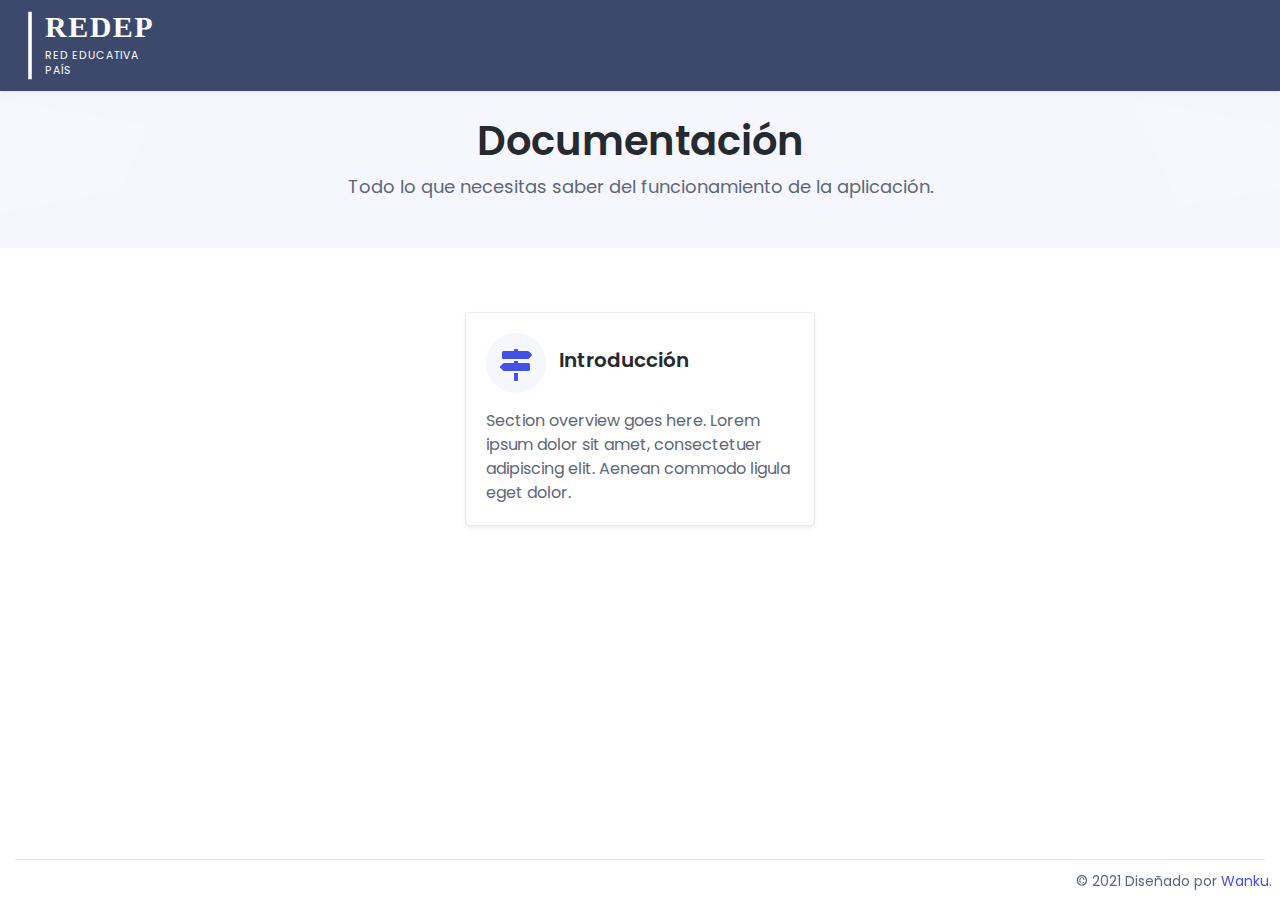
<file: REDEP/index.html>
<!DOCTYPE html>
<html lang="en">
<head>
    <title>REDEP - Documentacion</title>
    <meta charset="utf-8">
    <meta http-equiv="X-UA-Compatible" content="IE=edge">
    <meta name="viewport" content="width=device-width, initial-scale=1.0">   
    <link rel="shortcut icon" href="favicon.ico">     
    <!-- Google Fonts -->
    <link href="https://fonts.googleapis.com/css?family=Poppins:300,400,500,600,700&amp;display=swap" rel="stylesheet">
    <link rel="stylesheet" type="text/css" href="https://fonts.googleapis.com/css?family=Material+Icons" media="screen"/>
    <!-- Theme CSS -->  
    <link id="theme-style" rel="stylesheet" href="css/theme.css">
</head> 
<style>
	.theme-bg-redep{
		background-color:#3C496D;	}
</style>
<body>    
    <header class="header fixed-top">	    
        <div class="branding">
            <div class="container-fluid position-relative theme-bg-redep">
				<nav class="navbar navbar-expand-lg" >
                    <div style="width:150px"> 
                    	<a href="https://www.wanku.cl/redep">
							<svg focusable="false" viewBox="0 0 200 100">	
								<rect x="0" y="0" width="100%" height="100%" fill="#3C496D"/>
								<line x1="10%" y1="5%" x2="10%" y2="95%" stroke="white" stroke-width ="3%" />
								<text x="20%" y="38%" fill="white" style="letter-spacing:2px;font-size:2.5em;font-weight: 600;font-family: Bodoni MT;">REDEP</text>	
								<text x="20%" y="68%" fill="white" style="letter-spacing:1px;font-size:.9em;">RED EDUCATIVA</text>
								<text x="20%" y="88%" fill="white" style="letter-spacing:1px;font-size:.9em;">PAÍS</text>
							</svg>
						</a>
					</div>
				</nav>
            </div><!--//container-->
        </div><!--//branding-->
    </header><!--//header-->
    
    
    <div class="page-header theme-bg-light py-5 text-center position-relative">
	    <div class="theme-bg-shapes-right"></div>
	    <div class="theme-bg-shapes-left"></div>
	    <div class="container">
		    <h1 class="page-heading single-col-max mx-auto">Documentación</h1>
		    <div class="page-intro single-col-max mx-auto">Todo lo que necesitas saber del funcionamiento de la aplicación.</div>
	    </div>
    </div><!--//page-header-->
    <div class="page-content">
	    <div class="container">
		    <div class="docs-overview py-5">
			    <div class="row justify-content-center">
				    <div class="col-12 col-lg-4 py-3">
					    <div class="card shadow-sm">
						    <div class="card-body">
							    <h5 class="card-title mb-3">
								    <span class="theme-icon-holder card-icon-holder mr-2">
								    	<!-- icono dentro de circulo -->
								    	<div class="mx-auto" style="width:32px" >
								    		<svg focusable="false" viewBox="0 0 512 512"><path fill="currentColor" d="M507 84L464 41c-6-6-14-9-22-9H288V16c0-8-7-16-16-16h-32c-8 0-16 7-16 16v16H56c-13 0-24 10-24 24v80c0 13 10 24 24 24h385c8 0 16-3 22-9l43-43c6-6 6-16 0-22zM224 496c0 8 7 16 16 16h32c8 0 16-7.16 16-16V384h-64v112zm232-272H288v-32h-64v32H70c-8 0-16 3.37-22 9.37L4 276c-6 6-6 16 0 22L48 342c6 6 14 9 22 9H456c13 0 24-10 24-24v-80c0-13-10-24-24-24z"></path>
								    		</svg>
								    	</div>								        
							        </span><!--//card-icon-holder-->
							        <span class="card-title-text">Introducción</span>
							    </h5>
							    <div class="card-text">
								    Section overview goes here. Lorem ipsum dolor sit amet, consectetuer adipiscing elit. Aenean commodo ligula eget dolor.
							    </div>
							    <!-- href="documentacion.html#section-1 -->
							    <a class="card-link-mask" href="documentacion.html"></a>
						    </div><!--//card-body-->
					    </div><!--//card-->
				    </div><!--//col-->				    
			    </div><!--//row-->
		    </div><!--//container-->
		</div><!--//container-->
    </div><!--//page-content-->   
    
    <footer class="footer">
	    <div class="container py-5 mb-3">
		    <div class="row">
		    	<div class="container-fluid fixed-bottom pb-4">
		    	<hr>
    			</div>
		    	<div class="copyright text-right fixed-bottom pb-2 pr-2">&copy;
					2021 Diseñado por <a href="https://www.wanku.cl" target="_blank">Wanku.</a>
				</div>
		    </div><!--//row-->
	    </div><!--//container-->
    </footer>       
    <!-- Javascript -->          
    <script src="js/jquery-3.4.1.min.js"></script>
    <script src="js/popper.min.js"></script>
    <script src="js/bootstrap.min.js"></script>  

</body>
</html>
</file>
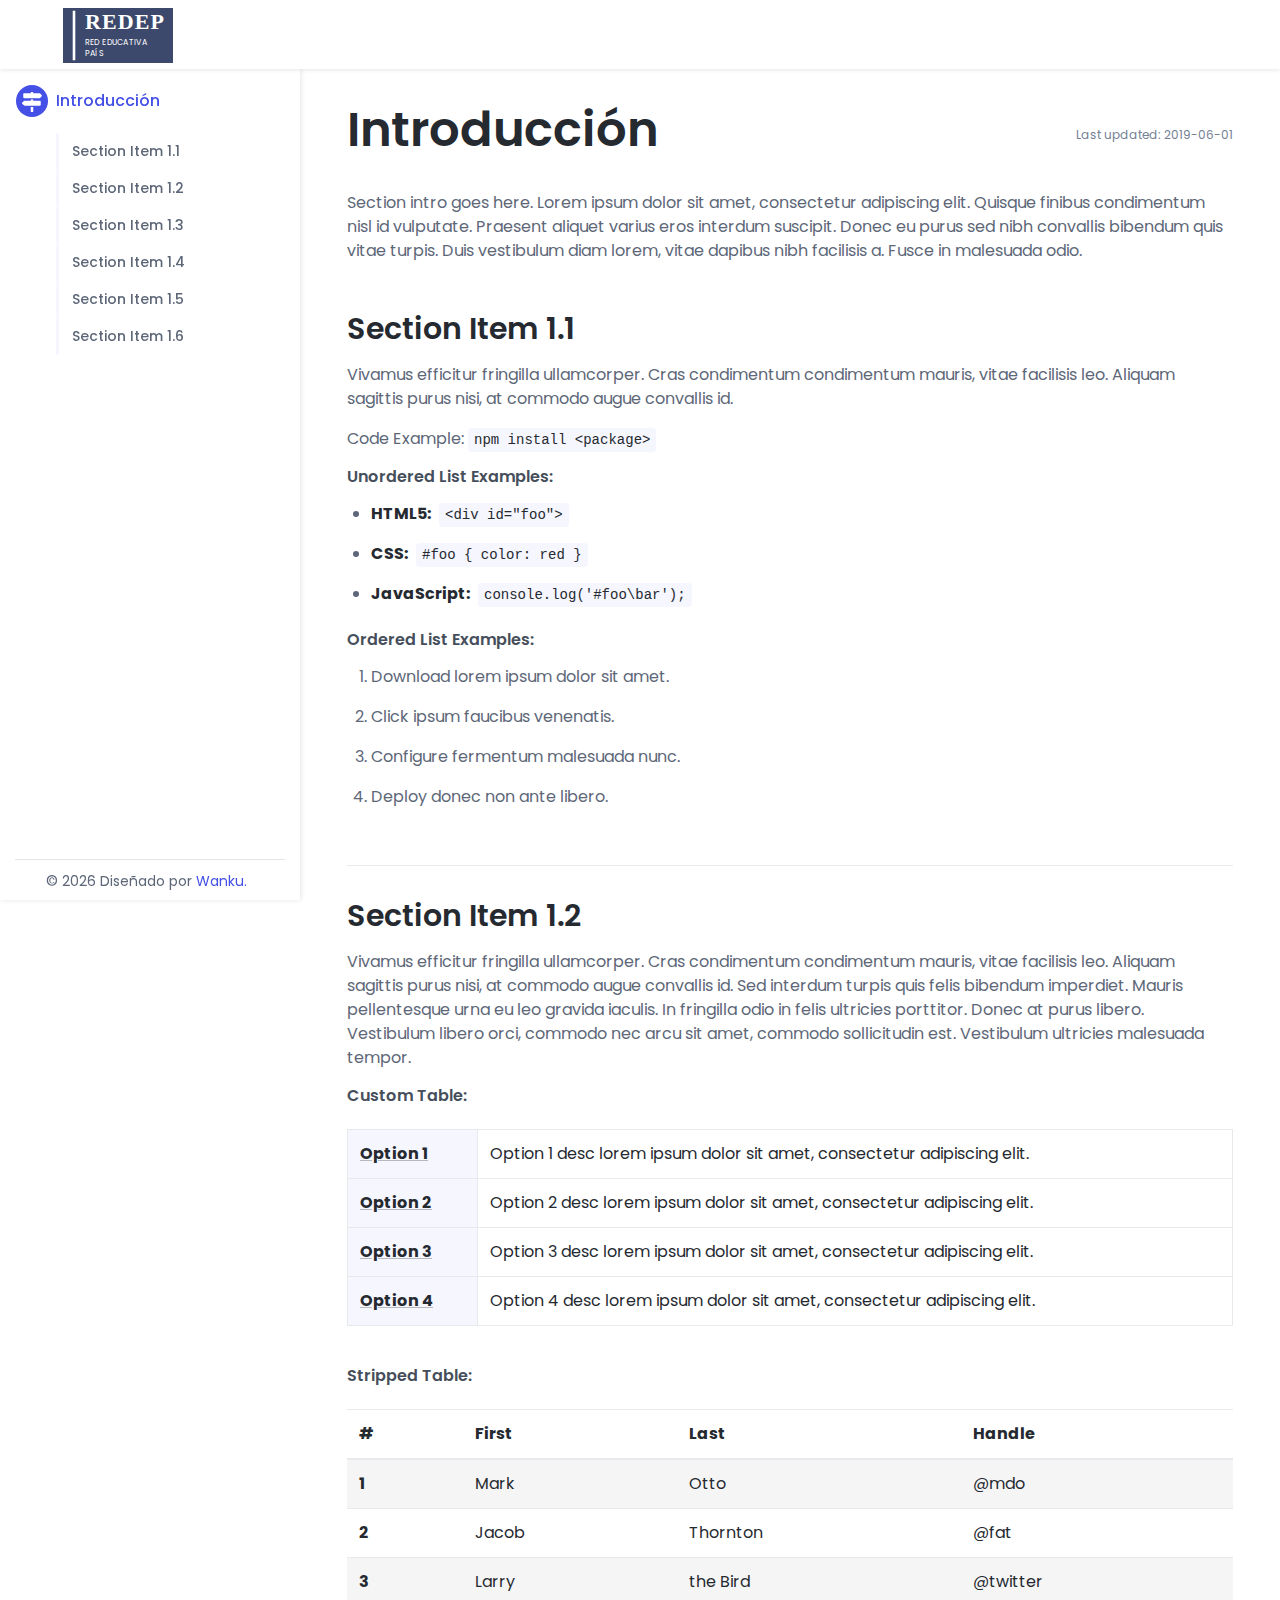
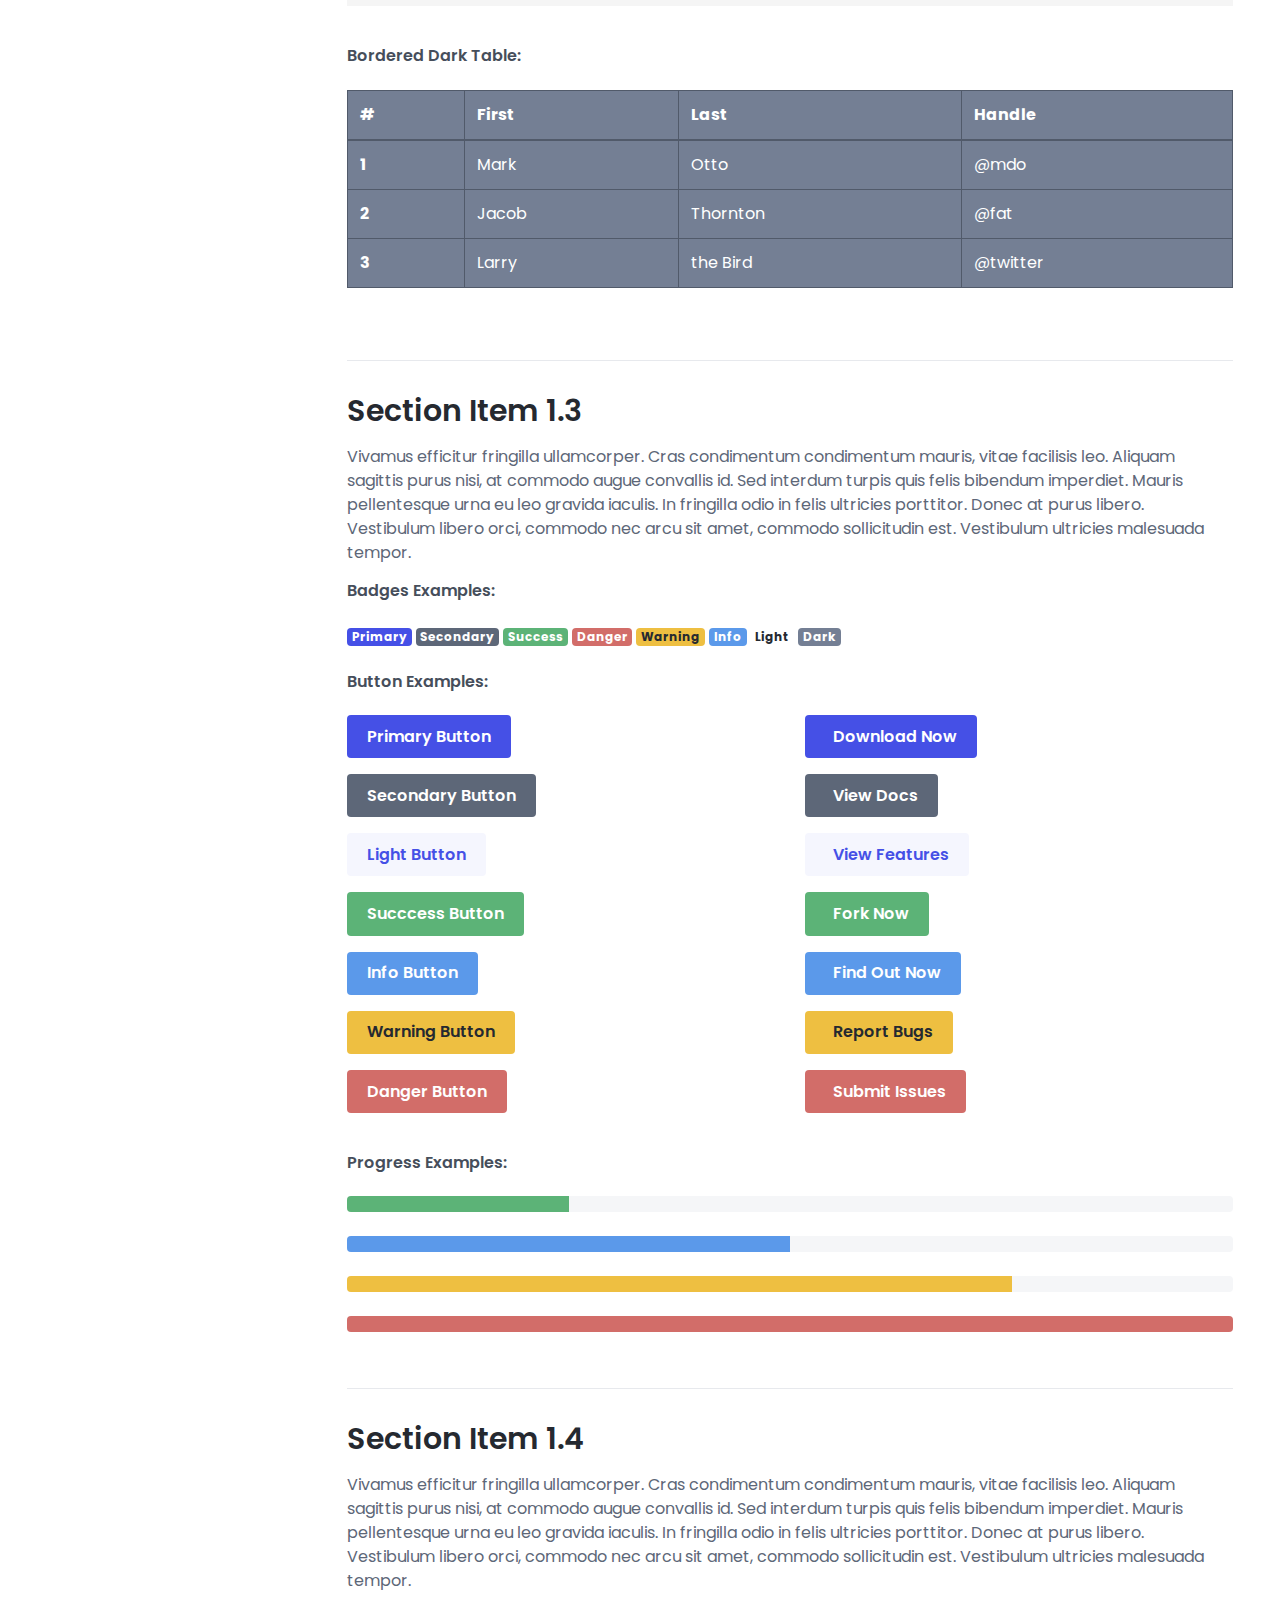
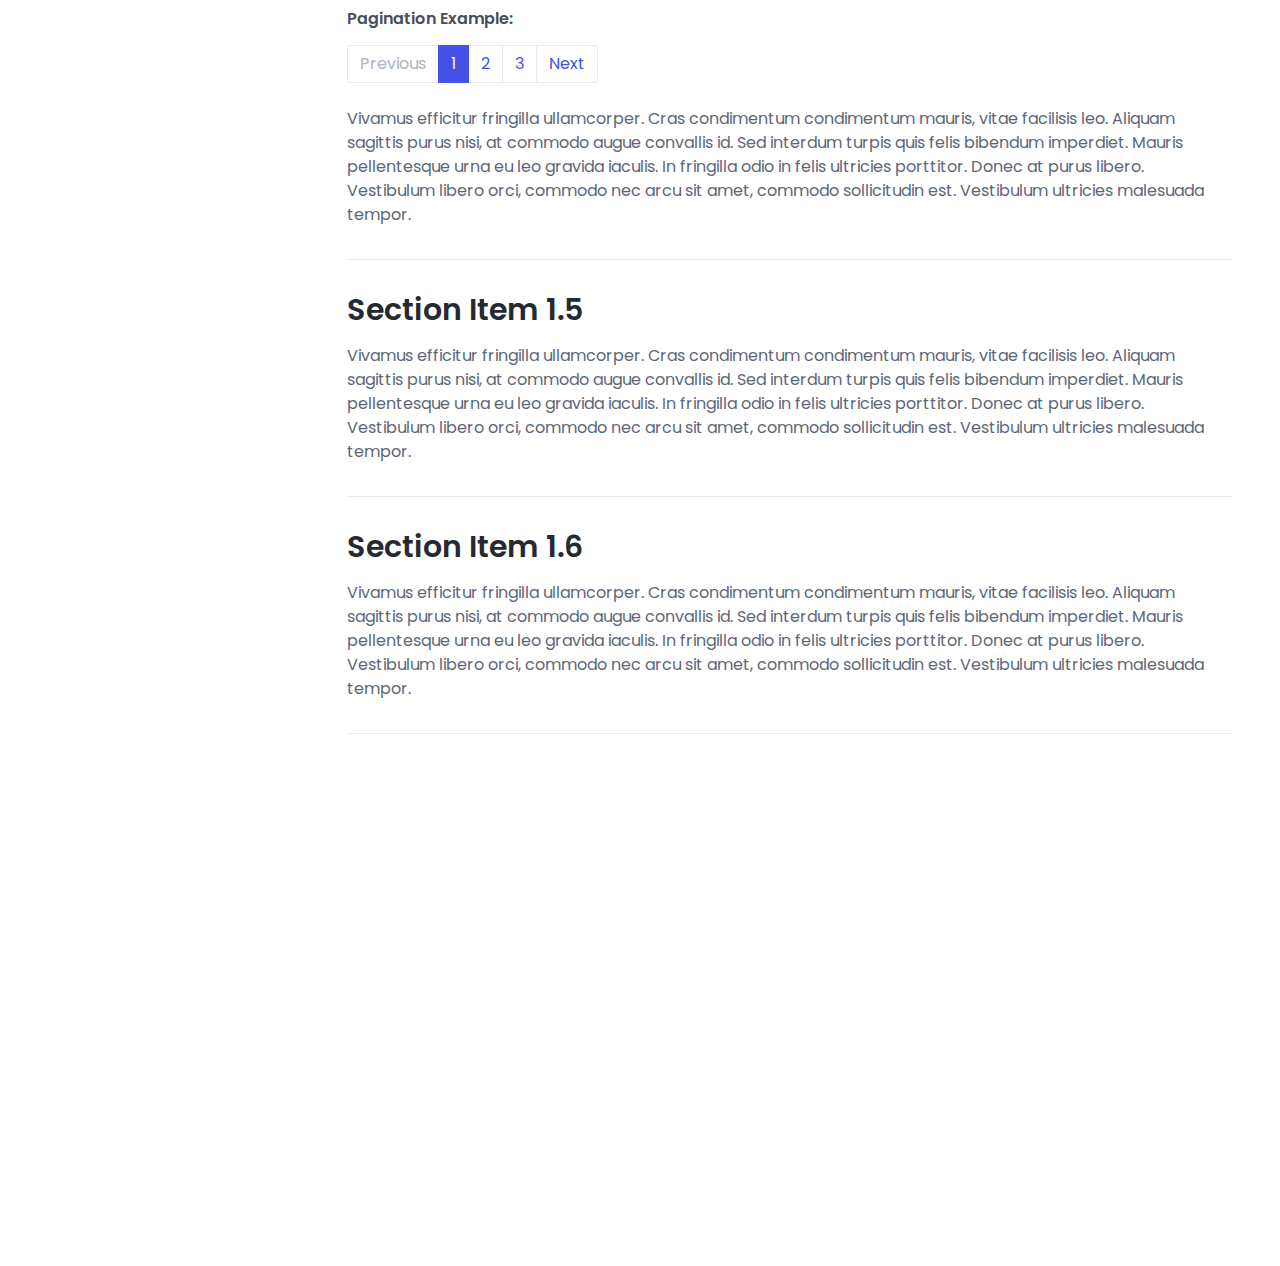
<file: REDEP/documentacion.html>
<!DOCTYPE html>
<html lang="en">
<head>
	<title>REDEP - Documentacion</title>
    <meta charset="utf-8">
    <meta http-equiv="X-UA-Compatible" content="IE=edge">
    <meta name="viewport" content="width=device-width, initial-scale=1.0">    
    <!-- Google Fonts -->
    <link href="https://fonts.googleapis.com/css?family=Poppins:300,400,500,600,700&amp;display=swap" rel="stylesheet">
    <link rel="stylesheet" type="text/css" href="https://fonts.googleapis.com/css?family=Material+Icons" media="screen"/>
    <!-- Theme CSS -->  
    <link id="theme-style" rel="stylesheet" href="css/theme.css">
</head> 
<body class="docs-page">    
    <header class="header fixed-top">	    
        <div class="branding docs-branding">
            <div class="container-fluid position-relative py-2 ">
                <div class="docs-logo-wrapper">
					<button id="docs-sidebar-toggler" class="docs-sidebar-toggler docs-sidebar-visible mr-2 d-xl-none" type="button">
	                    <span></span>
	                    <span></span>
	                    <span></span>
	                </button>
	                <div class="site-logo pl-5">
	                	<div style="width:110px">
	                		<a href="https://www.wanku.cl/redep">
	                			<svg focusable="false" viewBox="0 0 200 100">	
								<rect x="0" y="0" width="100%" height="100%" fill="#3C496D"/>
								<line x1="10%" y1="5%" x2="10%" y2="95%" stroke="white" stroke-width ="3%" />
								<text x="20%" y="38%" fill="white" style="letter-spacing:2px;font-size:2.5em;font-weight: 600;font-family: Bodoni MT;">REDEP</text>	
								<text x="20%" y="68%" fill="white" style="letter-spacing:1px;font-size:.9em;">RED EDUCATIVA</text>
								<text x="20%" y="88%" fill="white" style="letter-spacing:1px;font-size:.9em;">PAÍS</text>
								</svg>
	                		</a>
						</div>
	                </div>	                    
                </div><!--//docs-logo-wrapper-->
            </div><!--//container-->
        </div><!--//branding-->
    </header><!--//header-->
    
    <div class="docs-wrapper">
	    <div id="docs-sidebar" class="docs-sidebar">
		    <nav id="docs-nav" class="docs-nav navbar">
			    <ul class="section-items list-unstyled nav flex-column pb-3">
				    <li class="nav-item section-title"><a class="nav-link scrollto active" href="#section-1"><span class="theme-icon-holder mr-2">
				    	<div class="mx-auto" style="width:20px" >
				    		<svg focusable="false" viewBox="0 0 512 512"><path fill="currentColor" d="M507 84L464 41c-6-6-14-9-22-9H288V16c0-8-7-16-16-16h-32c-8 0-16 7-16 16v16H56c-13 0-24 10-24 24v80c0 13 10 24 24 24h385c8 0 16-3 22-9l43-43c6-6 6-16 0-22zM224 496c0 8 7 16 16 16h32c8 0 16-7.16 16-16V384h-64v112zm232-272H288v-32h-64v32H70c-8 0-16 3.37-22 9.37L4 276c-6 6-6 16 0 22L48 342c6 6 14 9 22 9H456c13 0 24-10 24-24v-80c0-13-10-24-24-24z"></path>
				    		</svg>
				    	</div>
				    </span>Introducción</a></li>
				    <li class="nav-item"><a class="nav-link scrollto" href="#item-1-1">Section Item 1.1</a></li>
				    <li class="nav-item"><a class="nav-link scrollto" href="#item-1-2">Section Item 1.2</a></li>
				    <li class="nav-item"><a class="nav-link scrollto" href="#item-1-3">Section Item 1.3</a></li>
				    <li class="nav-item"><a class="nav-link scrollto" href="#item-1-4">Section Item 1.4</a></li>
				    <li class="nav-item"><a class="nav-link scrollto" href="#item-1-5">Section Item 1.5</a></li>
				    <li class="nav-item"><a class="nav-link scrollto" href="#item-1-6">Section Item 1.6</a></li>				    
			    </ul>

		    </nav><!--//docs-nav-->
		    <footer class="footer">
				    <div class="container py-5 mb-3">
					    <div class="row">
					    	<div class="container fixed-bottom pb-4">
					    	<hr>
			    			</div>
					    	<div class="copyright text-center fixed-bottom pb-2 pr-2">					
							</div>
					    </div><!--//row-->
				    </div><!--//container-->
			    </footer> 
	    </div><!--//docs-sidebar-->
	    <div class="docs-content">
		    <div class="container">
			    <article class="docs-article" id="section-1">
				    <header class="docs-header">
					    <h1 class="docs-heading">Introducción <span class="docs-time">Last updated: 2019-06-01</span></h1>
					    <section class="docs-intro">
						    <p>Section intro goes here. Lorem ipsum dolor sit amet, consectetur adipiscing elit. Quisque finibus condimentum nisl id vulputate. Praesent aliquet varius eros interdum suscipit. Donec eu purus sed nibh convallis bibendum quis vitae turpis. Duis vestibulum diam lorem, vitae dapibus nibh facilisis a. Fusce in malesuada odio.</p>
						</section><!--//docs-intro-->				
				    </header>
				    <section class="docs-section" id="item-1-1">
						<h2 class="section-heading">Section Item 1.1</h2>
						<p>Vivamus efficitur fringilla ullamcorper. Cras condimentum condimentum mauris, vitae facilisis leo. Aliquam sagittis purus nisi, at commodo augue convallis id. </p>
						<p>Code Example: <code>npm install &lt;package&gt;</code></p>
						<h5>Unordered List Examples:</h5>
						<ul>
						    <li><strong class="mr-1">HTML5:</strong> <code>&lt;div id="foo"&gt;</code></li>
						    <li><strong class="mr-1">CSS:</strong> <code>#foo { color: red }</code></li>
						    <li><strong class="mr-1">JavaScript:</strong> <code>console.log(&#x27;#foo\bar&#x27;);</code></li>
						</ul>
						<h5>Ordered List Examples:</h5>
						<ol>
							<li>Download lorem ipsum dolor sit amet.</li>
							<li>Click ipsum faucibus venenatis.</li>
							<li>Configure fermentum malesuada nunc.</li>
							<li>Deploy donec non ante libero.</li>
						</ol>                        
					</section><!--//section-->
					
					<section class="docs-section" id="item-1-2">
						<h2 class="section-heading">Section Item 1.2</h2>
						<p>Vivamus efficitur fringilla ullamcorper. Cras condimentum condimentum mauris, vitae facilisis leo. Aliquam sagittis purus nisi, at commodo augue convallis id. Sed interdum turpis quis felis bibendum imperdiet. Mauris pellentesque urna eu leo gravida iaculis. In fringilla odio in felis ultricies porttitor. Donec at purus libero. Vestibulum libero orci, commodo nec arcu sit amet, commodo sollicitudin est. Vestibulum ultricies malesuada tempor.</p>
												
						<h5>Custom Table:</h5>
						<div class="table-responsive my-4">
							<table class="table table-bordered">
								<tbody>
								    <tr>
									    <th class="theme-bg-light"><a class="theme-link" href="#">Option 1</a></th>
									    <td>Option 1 desc lorem ipsum dolor sit amet, consectetur adipiscing elit. </td>
									</tr>
									<tr>
									      <th class="theme-bg-light"><a class="theme-link" href="#">Option 2</a></th>
									      <td>Option 2 desc lorem ipsum dolor sit amet, consectetur adipiscing elit. </td>
									</tr>
									
									<tr>
									    <th class="theme-bg-light"><a class="theme-link" href="#">Option 3</a></th>
									    <td>Option 3 desc lorem ipsum dolor sit amet, consectetur adipiscing elit. </td>
									</tr>
									
									<tr>
									    <th class="theme-bg-light"><a class="theme-link" href="#">Option 4</a></th>
									    <td>Option 4 desc lorem ipsum dolor sit amet, consectetur adipiscing elit. </td>
									</tr>
								</tbody>
							</table>
						</div><!--//table-responsive-->
						<h5>Stripped Table:</h5>
						<div class="table-responsive my-4">
							<table class="table table-striped">
								<thead>
									<tr>
										<th scope="col">#</th>
										<th scope="col">First</th>
										<th scope="col">Last</th>
										<th scope="col">Handle</th>
									</tr>
								</thead>
								<tbody>
									<tr>
										<th scope="row">1</th>
										<td>Mark</td>
										<td>Otto</td>
										<td>@mdo</td>
									</tr>
									<tr>
										<th scope="row">2</th>
										<td>Jacob</td>
										<td>Thornton</td>
										<td>@fat</td>
									</tr>
									<tr>
										<th scope="row">3</th>
										<td>Larry</td>
										<td>the Bird</td>
										<td>@twitter</td>
									</tr>
								</tbody>
							</table>
						</div><!--//table-responsive-->
						<h5>Bordered Dark Table:</h5>
						<div class="table-responsive my-4">
							<table class="table table-bordered table-dark">
								<thead>
									<tr>
										<th scope="col">#</th>
										<th scope="col">First</th>
										<th scope="col">Last</th>
										<th scope="col">Handle</th>
									</tr>
								</thead>
								<tbody>
									<tr>
										<th scope="row">1</th>
										<td>Mark</td>
										<td>Otto</td>
										<td>@mdo</td>
									</tr>
									<tr>
										<th scope="row">2</th>
										<td>Jacob</td>
										<td>Thornton</td>
										<td>@fat</td>
									</tr>
									<tr>
										<th scope="row">3</th>
										<td>Larry</td>
										<td>the Bird</td>
										<td>@twitter</td>
									</tr>
								</tbody>
							</table>
						</div><!--//table-responsive-->
						
						
					</section><!--//section-->
					
					<section class="docs-section" id="item-1-3">
						<h2 class="section-heading">Section Item 1.3</h2>
						<p>Vivamus efficitur fringilla ullamcorper. Cras condimentum condimentum mauris, vitae facilisis leo. Aliquam sagittis purus nisi, at commodo augue convallis id. Sed interdum turpis quis felis bibendum imperdiet. Mauris pellentesque urna eu leo gravida iaculis. In fringilla odio in felis ultricies porttitor. Donec at purus libero. Vestibulum libero orci, commodo nec arcu sit amet, commodo sollicitudin est. Vestibulum ultricies malesuada tempor.</p>
						<h5>Badges Examples:</h5>
						<div class="my-4">
						    <span class="badge badge-primary">Primary</span>
							<span class="badge badge-secondary">Secondary</span>
							<span class="badge badge-success">Success</span>
							<span class="badge badge-danger">Danger</span>
							<span class="badge badge-warning">Warning</span>
							<span class="badge badge-info">Info</span>
							<span class="badge badge-light">Light</span>
							<span class="badge badge-dark">Dark</span>
						</div>
						<h5>Button Examples:</h5>
						<div class="row my-3">
                        <div class="col-md-6 col-12">
                                <ul class="list list-unstyled pl-0">
                                    <li><a href="#" class="btn btn-primary">Primary Button</a></li>
                                    <li><a href="#" class="btn btn-secondary">Secondary Button</a></li>
                                    <li><a href="#" class="btn btn-light">Light Button</a></li>
                                    <li><a href="#" class="btn btn-success">Succcess Button</a></li>
                                    <li><a href="#" class="btn btn-info">Info Button</a></li>
                                    <li><a href="#" class="btn btn-warning">Warning Button</a></li>
                                    <li><a href="#" class="btn btn-danger">Danger Button</a></li>
                                </ul>
                            </div>
                            <div class="col-md-6 col-12">
                                <ul class="list list-unstyled pl-0">
                                    <li><a href="#" class="btn btn-primary"><i class="fas fa-download mr-2"></i> Download Now</a></li>
                                    <li><a href="#" class="btn btn-secondary"><i class="fas fa-book mr-2"></i> View Docs</a></li>
                                    <li><a href="#" class="btn btn-light"><i class="fas fa-arrow-alt-circle-right mr-2"></i> View Features</a></li>
                                    <li><a href="#" class="btn btn-success"><i class="fas fa-code-branch mr-2"></i> Fork Now</a></li>
                                    <li><a href="#" class="btn btn-info"><i class="fas fa-play-circle mr-2"></i> Find Out Now</a></li>
                                    <li><a href="#" class="btn btn-warning"><i class="fas fa-bug mr-2"></i> Report Bugs</a></li>
                                    <li><a href="#" class="btn btn-danger"><i class="fas fa-exclamation-circle mr-2"></i> Submit Issues</a></li>
                                </ul>
                            </div>
                        </div><!--//row-->
                        
                        <h5>Progress Examples:</h5>
                        <div class="my-4">
	                        <div class="progress my-4">
								<div class="progress-bar bg-success" role="progressbar" style="width: 25%" aria-valuenow="25" aria-valuemin="0" aria-valuemax="100"></div>
							</div>
							<div class="progress my-4">
							    <div class="progress-bar bg-info" role="progressbar" style="width: 50%" aria-valuenow="50" aria-valuemin="0" aria-valuemax="100"></div>
							</div>
							<div class="progress my-4">
							    <div class="progress-bar bg-warning" role="progressbar" style="width: 75%" aria-valuenow="75" aria-valuemin="0" aria-valuemax="100"></div>
							</div>
							<div class="progress my-4">
							    <div class="progress-bar bg-danger" role="progressbar" style="width: 100%" aria-valuenow="100" aria-valuemin="0" aria-valuemax="100"></div>
							</div>
                        </div>
					</section><!--//section-->
					
					<section class="docs-section" id="item-1-4">
						<h2 class="section-heading">Section Item 1.4</h2>
						<p>Vivamus efficitur fringilla ullamcorper. Cras condimentum condimentum mauris, vitae facilisis leo. Aliquam sagittis purus nisi, at commodo augue convallis id. Sed interdum turpis quis felis bibendum imperdiet. Mauris pellentesque urna eu leo gravida iaculis. In fringilla odio in felis ultricies porttitor. Donec at purus libero. Vestibulum libero orci, commodo nec arcu sit amet, commodo sollicitudin est. Vestibulum ultricies malesuada tempor.</p>
						
						
						<h5>Pagination Example:</h5>
						<nav aria-label="Page navigation example">
						    <ul class="pagination pl-0">
							    <li class="page-item disabled"><a class="page-link" href="#">Previous</a></li>
							    <li class="page-item active"><a class="page-link" href="#">1</a></li>
							    <li class="page-item"><a class="page-link" href="#">2</a></li>
							    <li class="page-item"><a class="page-link" href="#">3</a></li>
							    <li class="page-item"><a class="page-link" href="#">Next</a></li>
						    </ul>
						</nav>
						
						<p>Vivamus efficitur fringilla ullamcorper. Cras condimentum condimentum mauris, vitae facilisis leo. Aliquam sagittis purus nisi, at commodo augue convallis id. Sed interdum turpis quis felis bibendum imperdiet. Mauris pellentesque urna eu leo gravida iaculis. In fringilla odio in felis ultricies porttitor. Donec at purus libero. Vestibulum libero orci, commodo nec arcu sit amet, commodo sollicitudin est. Vestibulum ultricies malesuada tempor.</p>
						
					</section><!--//section-->
					<section class="docs-section" id="item-1-5">
						<h2 class="section-heading">Section Item 1.5</h2>
						<p>Vivamus efficitur fringilla ullamcorper. Cras condimentum condimentum mauris, vitae facilisis leo. Aliquam sagittis purus nisi, at commodo augue convallis id. Sed interdum turpis quis felis bibendum imperdiet. Mauris pellentesque urna eu leo gravida iaculis. In fringilla odio in felis ultricies porttitor. Donec at purus libero. Vestibulum libero orci, commodo nec arcu sit amet, commodo sollicitudin est. Vestibulum ultricies malesuada tempor.</p>
					</section><!--//section-->
					<section class="docs-section" id="item-1-6">
						<h2 class="section-heading">Section Item 1.6</h2>
						<p>Vivamus efficitur fringilla ullamcorper. Cras condimentum condimentum mauris, vitae facilisis leo. Aliquam sagittis purus nisi, at commodo augue convallis id. Sed interdum turpis quis felis bibendum imperdiet. Mauris pellentesque urna eu leo gravida iaculis. In fringilla odio in felis ultricies porttitor. Donec at purus libero. Vestibulum libero orci, commodo nec arcu sit amet, commodo sollicitudin est. Vestibulum ultricies malesuada tempor.</p>
					</section><!--//section-->			    
			    </article><!--//docs-article-->			     
		    </div> 
	    </div>
    </div><!--//docs-wrapper-->
    
   
       
    <!-- Javascript -->          
	<script src="js/jquery-3.4.1.min.js"></script>
    <script src="js/popper.min.js"></script>
    <script src="js/bootstrap.min.js"></script>  
    
    <!-- Page Specific JS -->
    <script src="js/jquery.scrollTo.min.js"></script>
    <script src="js/docs.js"></script> 

</body>
<script>
	document.querySelector('.copyright').innerHTML = "&copy; "+new Date().getFullYear()+ " Diseñado por <a href='https://www.wanku.cl' target='_blank'>Wanku.</a>";
</script>
</html>
</file>
